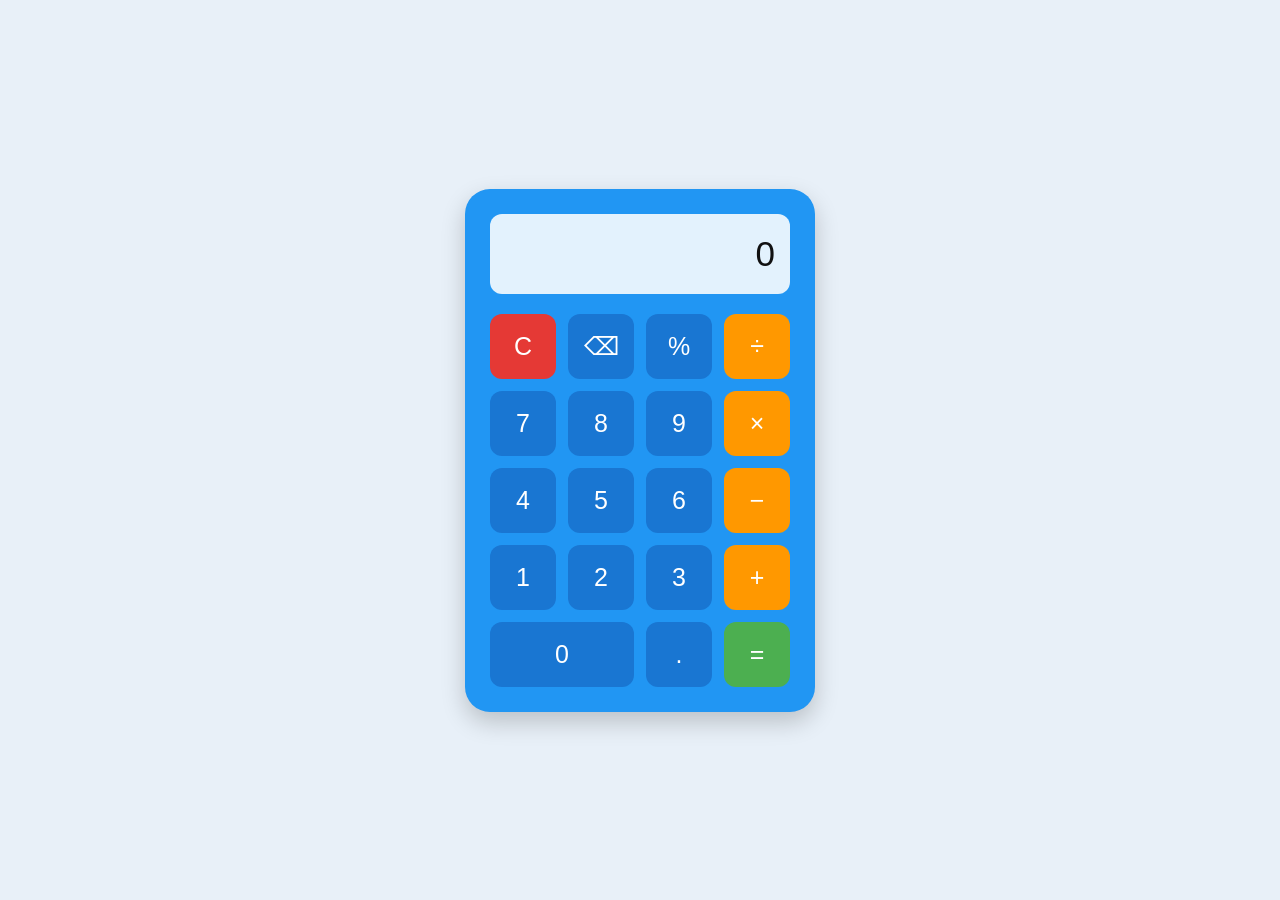
<file: calculator/index.html>
<!DOCTYPE html>
<html lang="en">
<head>
    <meta charset="UTF-8">
    <meta name="viewport" content="width=device-width, initial-scale=1.0">
    <title>Calculator</title>
    <link rel="stylesheet" href="style.css">
</head>
<body>

    <div class="calculator">

        <input type="text" id="display" value="0" readonly>

        <div class="buttons">

            <button onclick="clearDisplay()" class="clear">C</button>
            <button onclick="deleteLast()">⌫</button>
            <button onclick="appendValue('%')">%</button>
            <button onclick="appendValue('/')" class="operator">÷</button>

            <button onclick="appendValue('7')">7</button>
            <button onclick="appendValue('8')">8</button>
            <button onclick="appendValue('9')">9</button>
            <button onclick="appendValue('*')" class="operator">×</button>

            <button onclick="appendValue('4')">4</button>
            <button onclick="appendValue('5')">5</button>
            <button onclick="appendValue('6')">6</button>
            <button onclick="appendValue('-')" class="operator">−</button>

            <button onclick="appendValue('1')">1</button>
            <button onclick="appendValue('2')">2</button>
            <button onclick="appendValue('3')">3</button>
            <button onclick="appendValue('+')" class="operator">+</button>

            <button onclick="appendValue('0')" class="zero">0</button>
            <button onclick="appendValue('.')">.</button>
            <button onclick="calculate()" class="equal">=</button>

        </div>

    </div>

    <script src="script.js"></script>

</body>
</html>
</file>
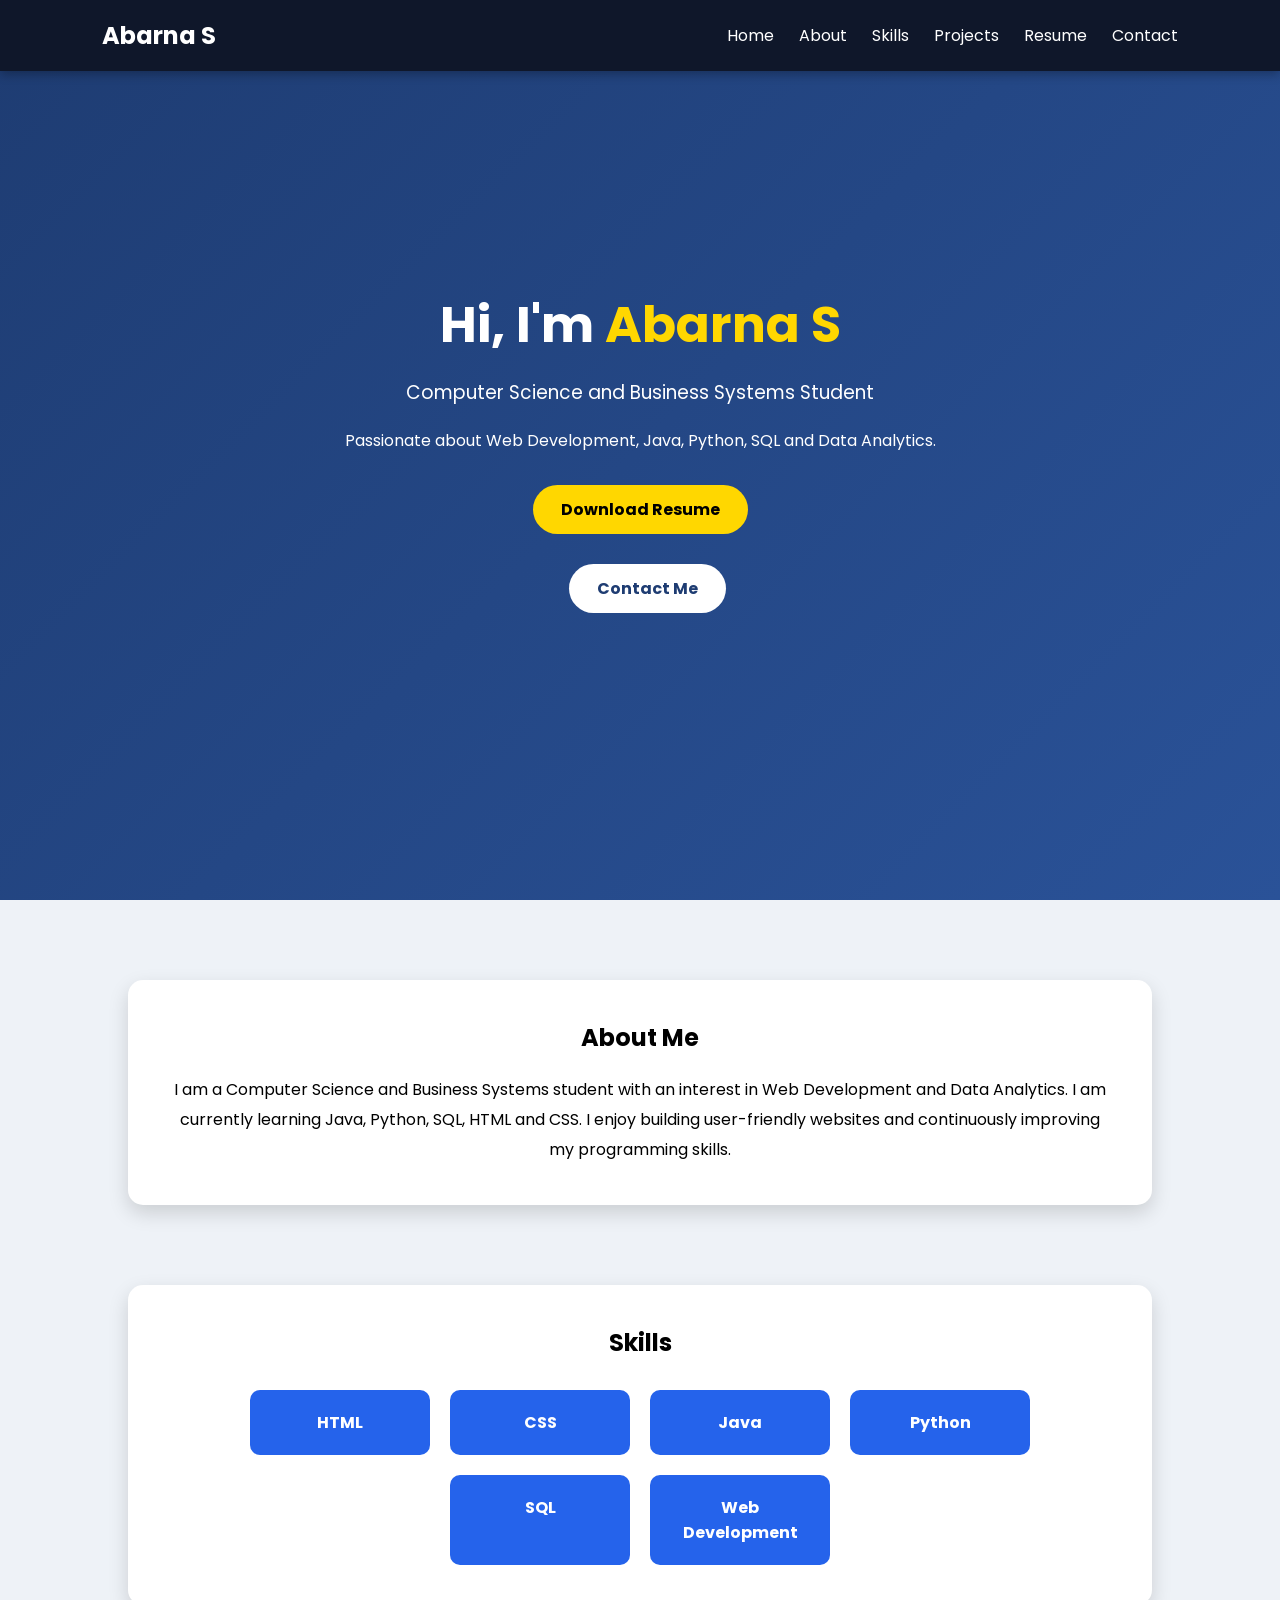
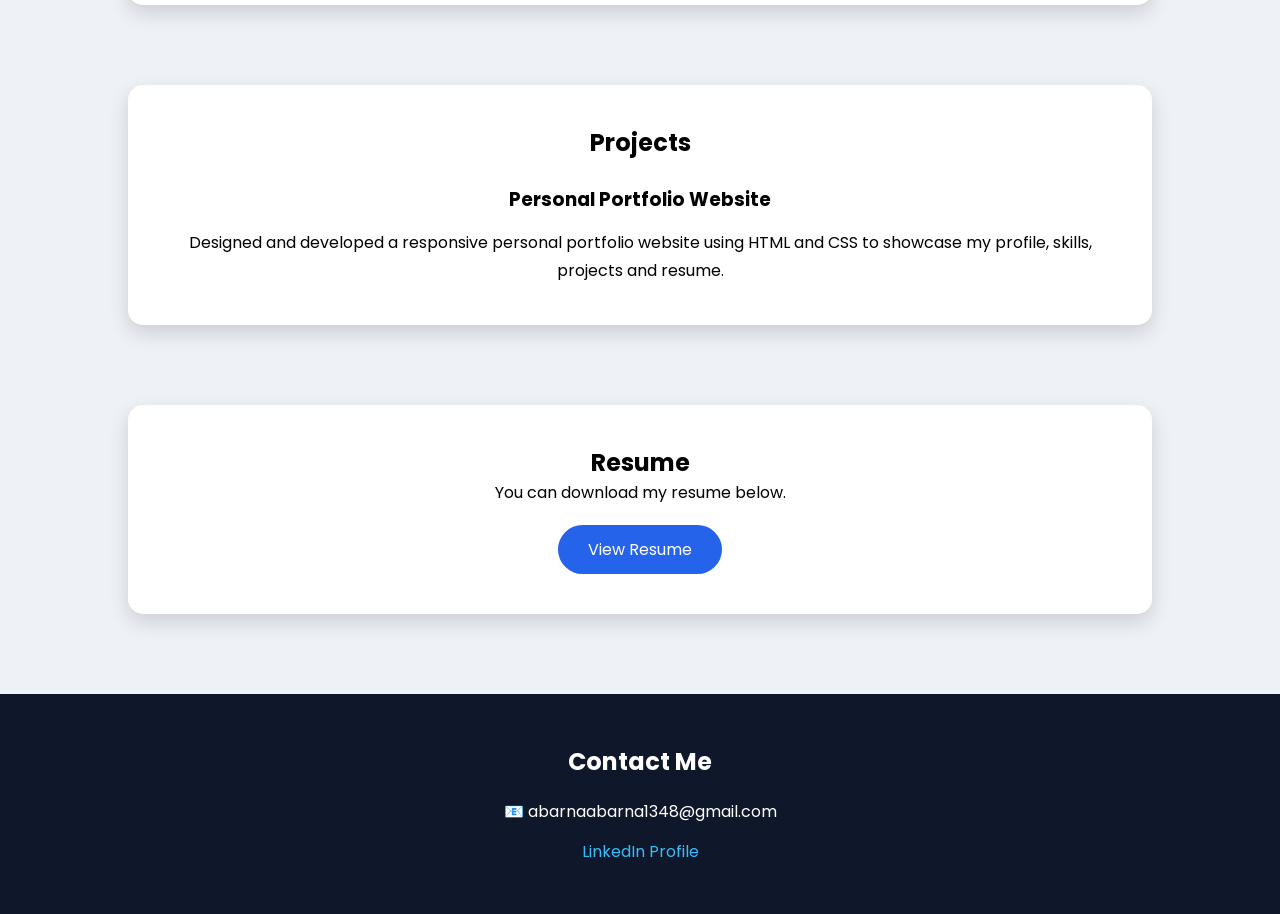
<file: Portfolio/index.html>
<!DOCTYPE html>
<html lang="en">
<head>
    <meta charset="UTF-8">
    <meta name="viewport" content="width=device-width, initial-scale=1.0">
    <title>Abarna | Portfolio</title>

    <link rel="stylesheet" href="style.css">

    <link href="https://fonts.googleapis.com/css2?family=Poppins:wght@300;400;500;600;700&display=swap" rel="stylesheet">
</head>
<body>

    <nav>
        <h2>Abarna S</h2>

        <ul>
            <li><a href="#home">Home</a></li>
            <li><a href="#about">About</a></li>
            <li><a href="#skills">Skills</a></li>
            <li><a href="#projects">Projects</a></li>
            <li><a href="#resume">Resume</a></li>
            <li><a href="#contact">Contact</a></li>
        </ul>
    </nav>

    <section class="home" id="home">

        <h1>Hi, I'm <span>Abarna S</span></h1>

        <h3>Computer Science and Business Systems Student</h3>

        <p>
            Passionate about Web Development, Java, Python,
            SQL and Data Analytics.
        </p>

        <a href="resume.pdf" target="_blank" class="btn">
            Download Resume
        </a>

        <a href="#contact" class="btn2">
            Contact Me
        </a>

    </section>

    <section class="about" id="about">

        <h2>About Me</h2>

        <p>
            I am a Computer Science and Business Systems student with an
            interest in Web Development and Data Analytics. I am currently
            learning Java, Python, SQL, HTML and CSS. I enjoy building
            user-friendly websites and continuously improving my programming
            skills.
        </p>

    </section>

    <section class="skills-container" id="skills">
        <h2>Skills</h2>
        <div class="skills">
            <div class="skill-box">HTML</div>
            <div class="skill-box">CSS</div>
            <div class="skill-box">Java</div>
            <div class="skill-box">Python</div>
            <div class="skill-box">SQL</div>
            <div class="skill-box">Web Development</div>
        </div>
    </section>

    <section class="projects" id="projects">

        <h2>Projects</h2>

        <div class="project-card">

            <h3>Personal Portfolio Website</h3>

            <p>
                Designed and developed a responsive personal portfolio website
                using HTML and CSS to showcase my profile, skills,
                projects and resume.
            </p>

        </div>

    </section>


    <section class="resume" id="resume">

        <h2>Resume</h2>

        <p>You can download my resume below.</p>

        <a href="resume.pdf" target="_blank">
            View Resume
        </a>

    </section>

    <section class="contact" id="contact">

        <h2>Contact Me</h2>

        <p>📧 abarnaabarna1348@gmail.com</p>

        <p>
            <a href="https://www.linkedin.com/in/abarna-sundharraj-231b45397" target="_blank">
                LinkedIn Profile
            </a>
        </p>

    </section>

</body>
</html>
</file>
<file: calculator/style.css>
* {
    margin: 0;
    padding: 0;
    box-sizing: border-box;
}
body {
    min-height: 100vh;
    display: flex;
    justify-content: center;
    align-items: center;
    background: #e8f0f8;
    font-family: Arial, sans-serif;
}
.calculator {
    width: 350px;
    padding: 25px;
    background: #2196f3;
    border-radius: 25px;
    box-shadow: 0 10px 25px rgba(0, 0, 0, 0.2);
}
#display {
    width: 100%;
    height: 80px;
    margin-bottom: 20px;
    padding: 15px;
    border: none;
    border-radius: 12px;
    background: #e3f2fd;
    text-align: right;
    font-size: 35px;
    color: #111;
    outline: none;
}
.buttons {
    display: grid;
    grid-template-columns: repeat(4, 1fr);
    gap: 12px;
}
button {
    height: 65px;
    border: none;
    border-radius: 12px;
    background: #1976d2;
    color: white;
    font-size: 25px;
    cursor: pointer;
    transition: 0.2s;
}
button:hover {
    background: #1565c0;
    transform: scale(1.03);
}
button:active {
    transform: scale(0.95);
}
.operator {
    background: #ff9800;
}
.operator:hover {
    background: #f57c00;
}
.clear {
    background: #e53935;
}
.clear:hover {
    background: #c62828;
}
.equal {
    background: #4caf50;
}
.equal:hover {
    background: #388e3c;
}
.zero {
    grid-column: span 2;
}
</file>
<file: Portfolio/style.css>
*{
    margin:0;
    padding:0;
    box-sizing:border-box;
    font-family:'Poppins',sans-serif;
}
html{
    scroll-behavior:smooth;
}
body{
    background:#eef2f7;
}
nav{
    position:fixed;
    width:100%;
    top:0;
    display:flex;
    justify-content:space-between;
    align-items:center;
    padding:18px 8%;
    background:#0f172a;
    color:white;
    box-shadow:0 3px 10px rgba(0,0,0,.3);
}
nav ul{
    list-style:none;
    display:flex;
}
nav ul li{
    margin-left:25px;
}
nav ul li a{
    text-decoration:none;
    color:white;
    transition:.3s;
}
nav ul li a:hover{
    color:#38bdf8;
}
.home{
    height:100vh;
    display:flex;
    flex-direction:column;
    justify-content:center;
    align-items:center;
    text-align:center;
    color:white;
    background:linear-gradient(135deg,#1e3c72,#2a5298);
}
.home h1{
    font-size:50px;
}
.home span{
    color:gold;
}
.home h3{
    margin-top:15px;
    font-weight:400;
}
.home p{
    margin-top:20px;
    width:60%;
    line-height:28px;
}
.btn,.btn2{
    margin-top:30px;
    display:inline-block;
    padding:12px 28px;
    border-radius:30px;
    text-decoration:none;
    font-weight:bold;
    transition:.3s;
}
.btn{
    background:gold;
    color:black;
}
.btn:hover{
    background:white;
}
.btn2{
    background:white;
    color:#1e3c72;
    margin-left:15px;
}
.btn2:hover{
    background:gold;
}
.about,
.skills-container,
.projects,
.resume{
    width:80%;
    margin:80px auto;
    background:white;
    padding:40px;
    border-radius:15px;
    box-shadow:0 8px 20px rgba(0,0,0,.15);
    text-align:center;
    transition:.4s;
}
.about:hover,
.skills-container:hover,
.projects:hover,
.resume:hover{
    transform:translateY(-8px);
}
.about p{
    margin-top:20px;
    line-height:30px;
}
.skills{
    display:flex;
    flex-wrap:wrap;
    justify-content:center;
    gap:20px;
    margin-top:30px;
}
.skill-box{
    width:180px;
    padding:20px;
    background:#2563eb;
    color:white;
    border-radius:10px;
    font-weight:bold;
    transition:.4s;
}
.skill-box:hover{
    transform:scale(1.1);
    background:#1e40af;
}
.project-card{
    margin-top:25px;
}
.project-card p{
    margin-top:15px;
    line-height:28px;
}
.resume a{
    display:inline-block;
    margin-top:20px;
    background:#2563eb;
    color:white;
    padding:12px 30px;
    text-decoration:none;
    border-radius:30px;
}
.resume a:hover{
    background:#1d4ed8;
}
.contact{
    background:#0f172a;
    color:white;
    padding:50px;
    text-align:center;
    margin-top:60px;
}
.contact h2{
    margin-bottom:20px;
}
.contact p{
    margin-top:15px;
}
.contact a{
    color:#38bdf8;
    text-decoration:none;
}
.contact a:hover{
    text-decoration:underline;
}
.home,
.about,
.skills-container,
.projects,
.resume{
    animation:fade 1s ease;
}

@keyframes fade{
    from{
        opacity:0;
        transform:translateY(40px);
    }
    to{
        opacity:1;
        transform:translateY(0);
    }
}
</file>
